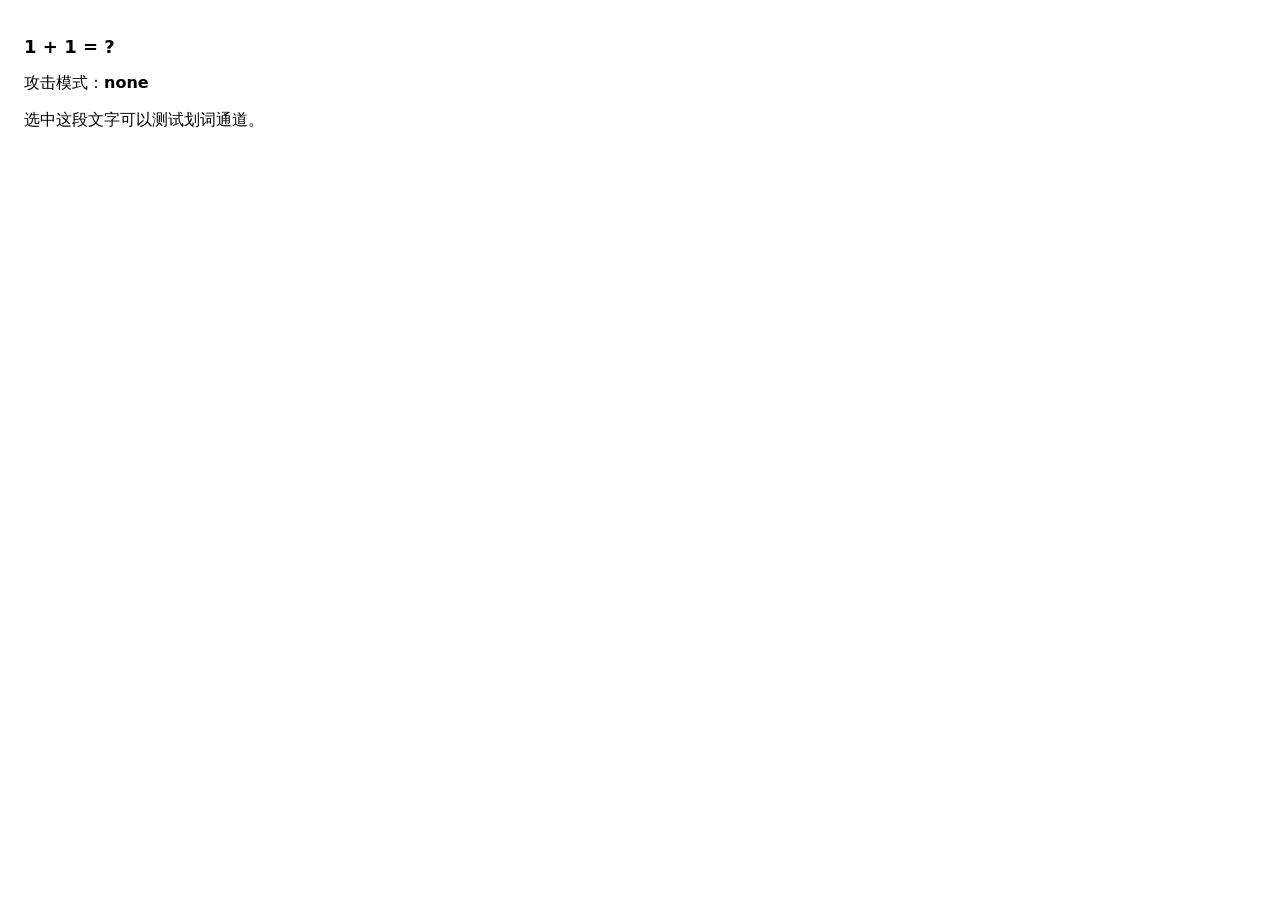
<file: _testpage/attacks.html>
<!doctype html>
<html lang="zh-CN">
<head>
<meta charset="utf-8" />
<title>QuizKing 攻击面测试页</title>
<style>
  body { font-family: system-ui, -apple-system, "Segoe UI", "Microsoft YaHei", sans-serif; margin: 0; padding: 24px; }
  h1 { font-size: 18px; }
  #cover { position: fixed; inset: 0; background: rgba(20, 40, 90, 0.35); z-index: 2147483647; display: none; }
</style>
</head>
<body>
  <h1 id="q">1 + 1 = ?</h1>
  <p>攻击模式：<b id="atk">none</b></p>
  <p id="text">选中这段文字可以测试划词通道。</p>
  <div id="cover"></div>
  <script>
    // 这个页面只做一件事：用各种真实站点会用的手法，去弄坏注入进来的扩展 UI。
    // 每个模式用 ?atk=xxx 打开，工具脚本会逐个跑。
    const atk = new URLSearchParams(location.search).get("atk") || "none";
    document.getElementById("atk").textContent = atk;
    const rootChildren = () => Array.from(document.documentElement.children);

    if (atk === "sweep") {
      // 反广告脚本的典型做法：任何刚插进 <html> 的未知节点，立刻删掉
      const kill = () => {
        for (const el of rootChildren()) {
          const tag = el.tagName;
          if (tag === "HEAD" || tag === "BODY") continue;
          el.remove();
        }
      };
      new MutationObserver(kill).observe(document.documentElement, { childList: true });
      setInterval(kill, 300);
    }

    if (atk === "wipeonce") {
      // 单次暴力清理：把宿主删掉一次，之后不再动手（用于确定性验证自愈）
      setTimeout(() => {
        for (const el of rootChildren()) {
          const tag = el.tagName;
          if (tag === "HEAD" || tag === "BODY") continue;
          el.remove();
        }
      }, 500);
    }

    if (atk === "sweepbody") {
      // 更狠的一档：连 <body> 里新增的节点也一起清（页面自己的弹层也会被清掉）
      const known = new Set(Array.from(document.body.children));
      const kill = () => {
        for (const el of Array.from(document.body.children)) {
          if (!known.has(el)) el.remove();
        }
      };
      new MutationObserver(kill).observe(document.body, { childList: true });
      setInterval(kill, 300);
    }

    if (atk === "css") {
      const st = document.createElement("style");
      st.textContent = [
        '#aqh-root, div[id^="aqh"], [id*="aqh"], [class*="aqh"] { display: none !important; visibility: hidden !important; }',
        '#aqh-root * { display: none !important; }',
        '.aqh-item, [data-act] { display: none !important; }',
        '* { user-select: none !important; }',
      ].join("\n");
      document.head.appendChild(st);
    }

    if (atk === "transformbody") {
      // body 上有 transform 会让 position:fixed 变成相对 body 定位，
      // 扩展应当检测到并回退到 <html>，而不是把气泡挂在一个会跟着滚动跑的位置
      document.body.style.transform = "translateZ(0)";
    }

    if (atk === "zfight") {
      const c = document.getElementById("cover");
      c.style.display = "block";
      // 反复把自己挪成最后一个子节点，抢 z-index 平局时的绘制顺序
      setInterval(() => document.documentElement.appendChild(c), 300);
    }

    if (atk === "blockclick") {
      // 在 window 捕获阶段吞掉所有点击/指针事件
      for (const t of ["click", "pointerdown", "mousedown", "mouseup"]) {
        window.addEventListener(t, (e) => { e.stopImmediatePropagation(); }, true);
      }
    }

    if (atk === "monkey") {
      // 页面世界里的猴子补丁：隔离世界理论上完全不受影响
      try {
        Element.prototype.appendChild = function () { throw new Error("blocked by page"); };
        Element.prototype.remove = function () { /* noop */ };
        Node.prototype.removeChild = function () { return null; };
        window.MutationObserver = function () { return { observe() {}, disconnect() {} }; };
        document.getSelection = () => null;
        window.getSelection = () => null;
      } catch (e) { /* ignore */ }
    }

    if (atk === "selectnone") {
      document.addEventListener("selectstart", (e) => e.preventDefault());
      document.body.style.userSelect = "none";
    }
  </script>
</body>
</html>
</file>
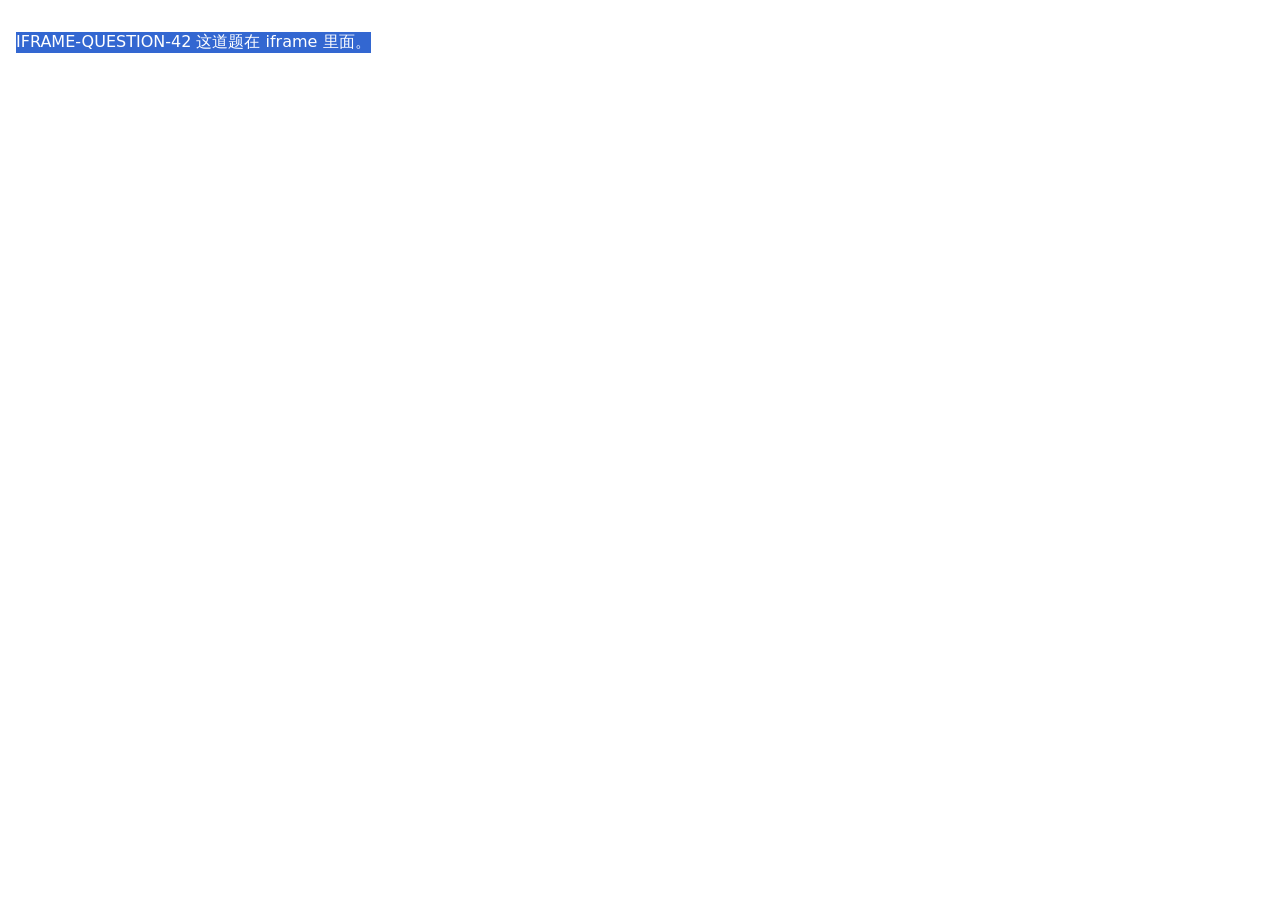
<file: _testpage/frame-inner.html>
<!doctype html>
<html lang="zh-CN">
<head><meta charset="utf-8" /><title>iframe 内容</title></head>
<body style="font-family: system-ui; padding: 8px">
  <p id="text">IFRAME-QUESTION-42 这道题在 iframe 里面。</p>
  <script>
    // 模拟“题目在 iframe 里被选中”，顶层文档读不到它
    window.addEventListener("load", () => {
      const range = document.createRange();
      range.selectNodeContents(document.getElementById("text"));
      const sel = window.getSelection();
      sel.removeAllRanges();
      sel.addRange(range);
    });
  </script>
</body>
</html>
</file>
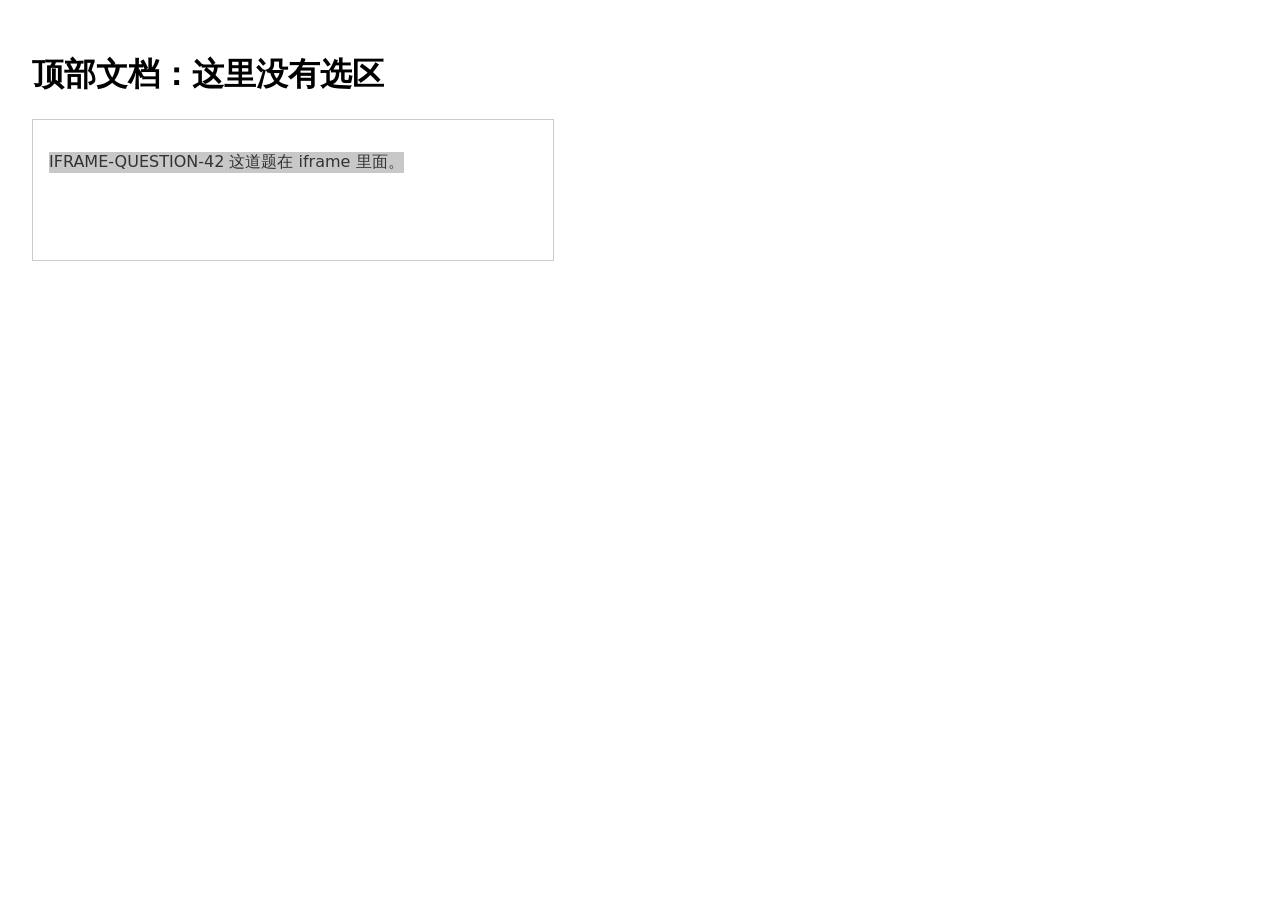
<file: _testpage/frame.html>
<!doctype html>
<html lang="zh-CN">
<head><meta charset="utf-8" /><title>iframe 场景测试页</title></head>
<body style="font-family: system-ui; padding: 24px">
  <h1>顶部文档：这里没有选区</h1>
  <iframe src="frame-inner.html" style="width: 520px; height: 140px; border: 1px solid #ccc"></iframe>
</body>
</html>
</file>
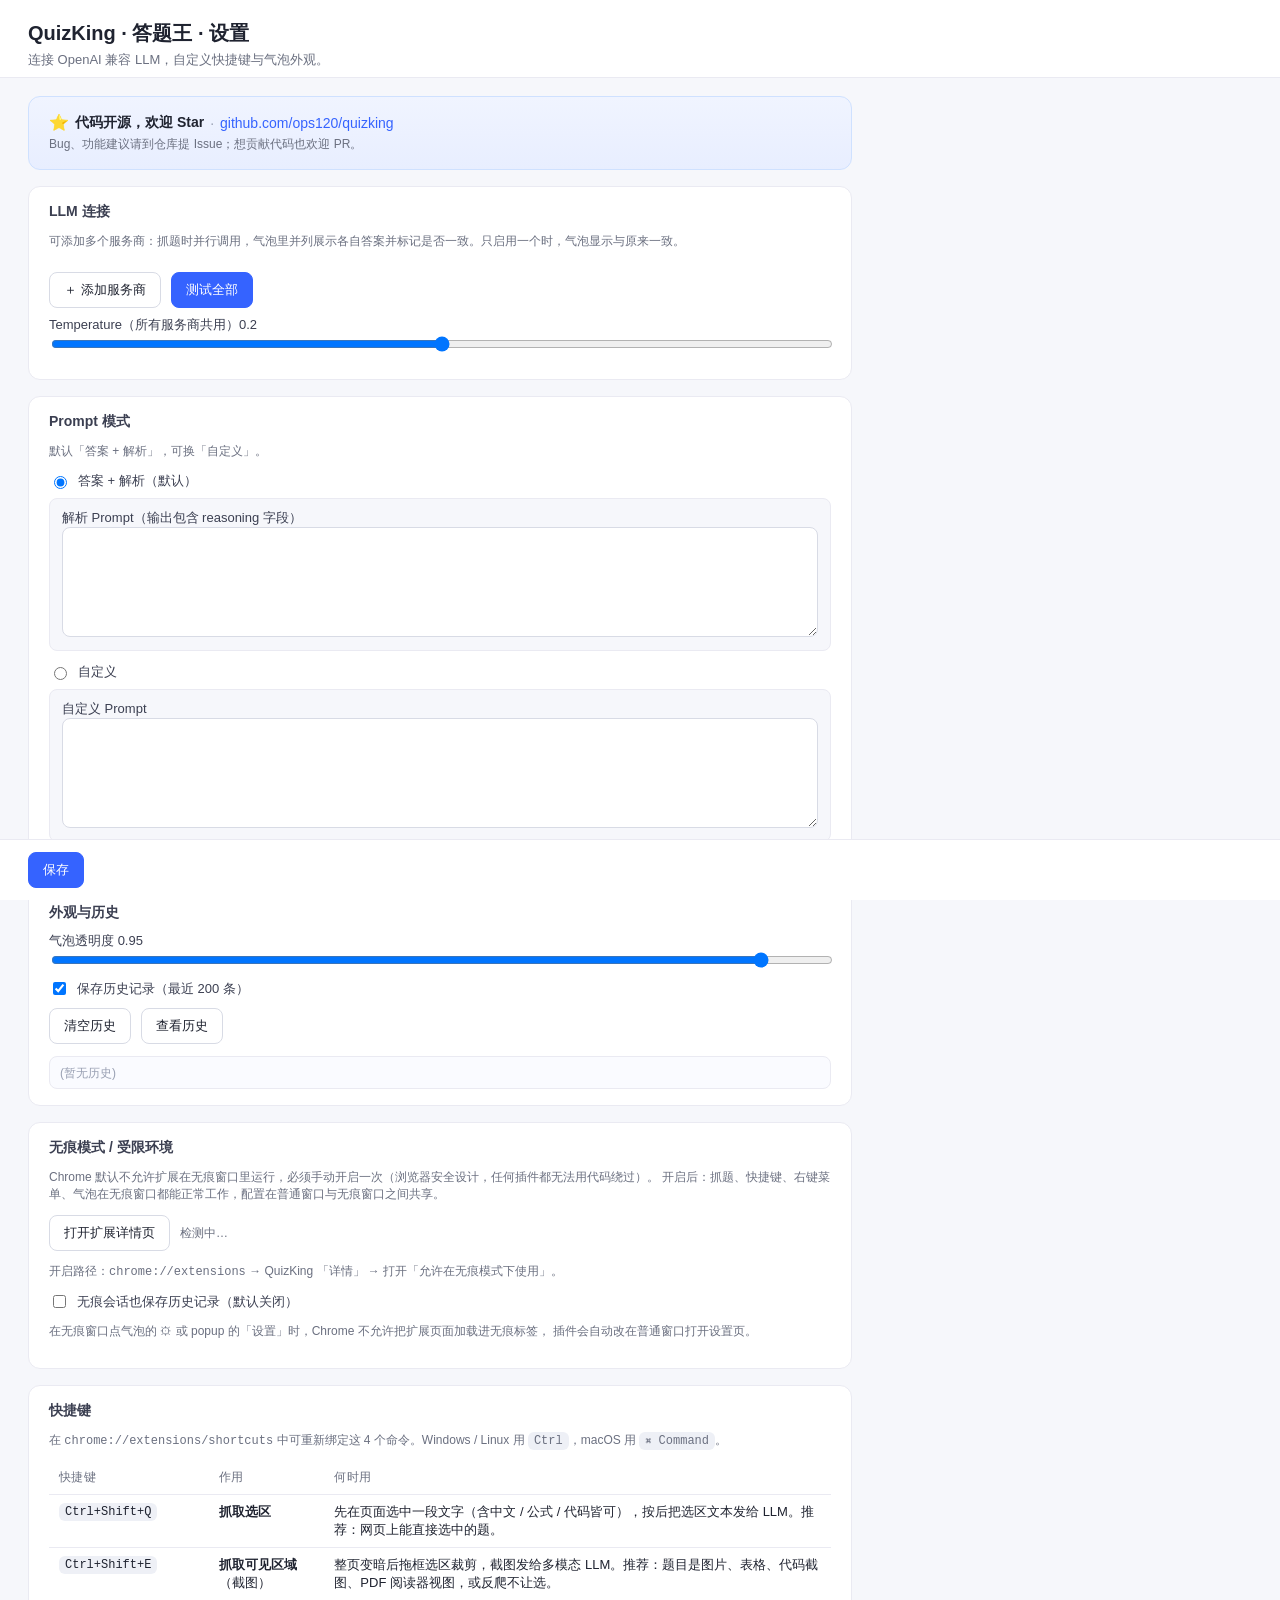
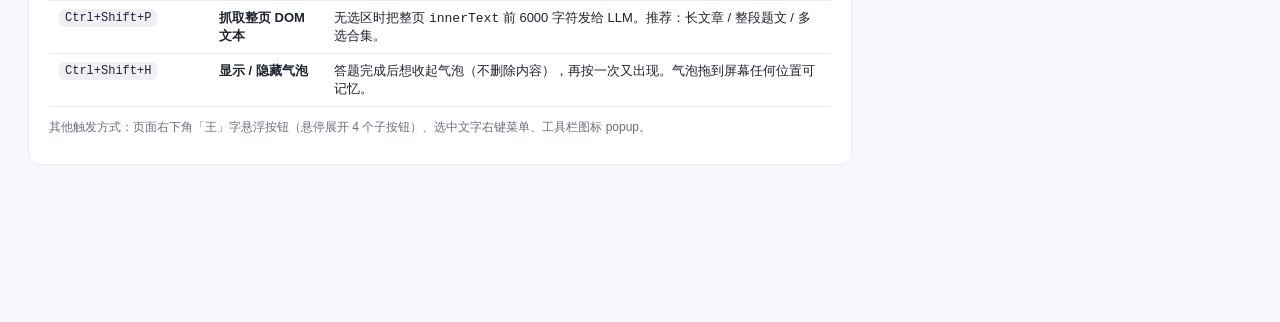
<file: src/options.html>
<!doctype html>
<html lang="zh-CN">
<head>
<meta charset="utf-8" />
<title>QuizKing · 答题王 设置</title>
<link rel="stylesheet" href="options.css" />
</head>
<body>
<header>
  <h1>QuizKing · 答题王 · 设置</h1>
  <div class="sub">连接 OpenAI 兼容 LLM，自定义快捷键与气泡外观。</div>
</header>
<main>
  <section class="about-hero">
    <p class="about-line">
      <span class="about-star">⭐</span>
      <b>代码开源，欢迎 Star</b>
      <span class="about-sep">·</span>
      <a class="gh-link" href="https://github.com/ops120/quizking" target="_blank" rel="noopener noreferrer">
        github.com/ops120/quizking
      </a>
    </p>
    <p class="muted about-sub">Bug、功能建议请到仓库提 Issue；想贡献代码也欢迎 PR。</p>
  </section>

  <section>
    <h2>LLM 连接</h2>
    <p class="muted">可添加多个服务商：抓题时并行调用，气泡里并列展示各自答案并标记是否一致。只启用一个时，气泡显示与原来一致。</p>
    <div id="providers" class="providers"></div>
    <div class="row">
      <button id="addProvider" type="button">＋ 添加服务商</button>
      <button id="testBtn" class="primary" type="button">测试全部</button>
      <span id="testRes" class="muted"></span>
    </div>
    <label>Temperature（所有服务商共用）<span id="tempV">0.2</span>
      <input id="temperature" type="range" min="0" max="2" step="0.1" />
    </label>
  </section>

  <section>
    <h2>Prompt 模式</h2>
    <p class="muted">默认「答案 + 解析」，可换「自定义」。</p>
    <label class="chk">
      <input type="radio" name="promptMode" value="reason" checked />
      答案 + 解析（默认）
    </label>
    <div id="reasoningBox" class="promptBox">
      <label class="inner">解析 Prompt（输出包含 reasoning 字段）
        <textarea id="reasoningPrompt" rows="6"></textarea>
      </label>
    </div>
    <label class="chk">
      <input type="radio" name="promptMode" value="custom" />
      自定义
    </label>
    <div id="customBox" class="promptBox">
      <label class="inner">自定义 Prompt
        <textarea id="systemPrompt" rows="6"></textarea>
      </label>
    </div>
  </section>

  <section>
    <h2>外观与历史</h2>
    <label>气泡透明度 <span id="opaV">0.95</span>
      <input id="bubbleOpacity" type="range" min="0.4" max="1" step="0.05" value="0.95" />
    </label>
    <label class="chk">
      <input id="saveHistory" type="checkbox" checked />
      保存历史记录（最近 200 条）
    </label>
    <div class="row">
      <button id="clearHistory">清空历史</button>
      <button id="viewHistory">查看历史</button>
    </div>
    <div id="historyBox" class="history"></div>
  </section>

  <section>
    <h2>无痕模式 / 受限环境</h2>
    <p class="muted">
      Chrome 默认不允许扩展在无痕窗口里运行，必须手动开启一次（浏览器安全设计，任何插件都无法用代码绕过）。
      开启后：抓题、快捷键、右键菜单、气泡在无痕窗口都能正常工作，配置在普通窗口与无痕窗口之间共享。
    </p>
    <div class="row">
      <button id="incogOpen" type="button">打开扩展详情页</button>
      <span id="incogState" class="muted">检测中…</span>
    </div>
    <p class="muted">
      开启路径：<code>chrome://extensions</code> → QuizKing 「详情」 → 打开「允许在无痕模式下使用」。
    </p>
    <label class="chk">
      <input id="saveHistoryIncognito" type="checkbox" />
      无痕会话也保存历史记录（默认关闭）
    </label>
    <p class="muted">
      在无痕窗口点气泡的 ⚙ 或 popup 的「设置」时，Chrome 不允许把扩展页面加载进无痕标签，
      插件会自动改在普通窗口打开设置页。
    </p>
  </section>

  <section>
    <h2>快捷键</h2>
    <p class="muted">在 <code>chrome://extensions/shortcuts</code> 中可重新绑定这 4 个命令。Windows / Linux 用 <kbd>Ctrl</kbd>，macOS 用 <kbd>⌘ Command</kbd>。</p>
    <table class="kbd-table">
      <thead>
        <tr>
          <th>快捷键</th>
          <th>作用</th>
          <th>何时用</th>
        </tr>
      </thead>
      <tbody>
        <tr>
          <td><kbd>Ctrl+Shift+Q</kbd></td>
          <td><b>抓取选区</b></td>
          <td>先在页面选中一段文字（含中文 / 公式 / 代码皆可），按后把选区文本发给 LLM。推荐：网页上能直接选中的题。</td>
        </tr>
        <tr>
          <td><kbd>Ctrl+Shift+E</kbd></td>
          <td><b>抓取可见区域</b>（截图）</td>
          <td>整页变暗后拖框选区裁剪，截图发给多模态 LLM。推荐：题目是图片、表格、代码截图、PDF 阅读器视图，或反爬不让选。</td>
        </tr>
        <tr>
          <td><kbd>Ctrl+Shift+P</kbd></td>
          <td><b>抓取整页 DOM 文本</b></td>
          <td>无选区时把整页 <code>innerText</code> 前 6000 字符发给 LLM。推荐：长文章 / 整段题文 / 多选合集。</td>
        </tr>
        <tr>
          <td><kbd>Ctrl+Shift+H</kbd></td>
          <td><b>显示 / 隐藏气泡</b></td>
          <td>答题完成后想收起气泡（不删除内容），再按一次又出现。气泡拖到屏幕任何位置可记忆。</td>
        </tr>
      </tbody>
    </table>
    <p class="muted">其他触发方式：页面右下角「王」字悬浮按钮（悬停展开 4 个子按钮）、选中文字右键菜单、工具栏图标 popup。</p>
  </section>
</main>

<footer>
  <button id="saveBtn" class="primary">保存</button>
  <span id="saveRes" class="muted"></span>
</footer>
<script src="options.js"></script>
</body>
</html>
</file>
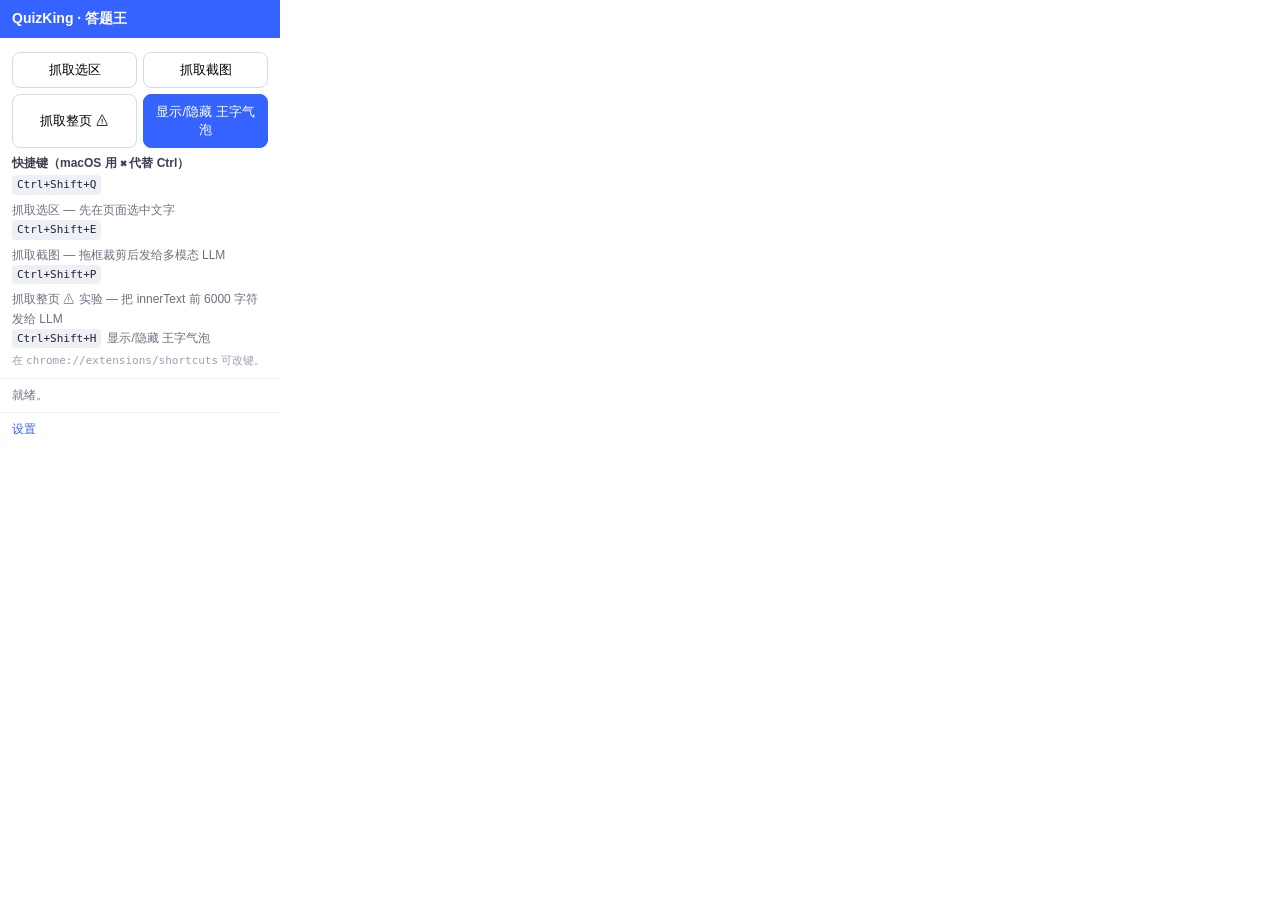
<file: src/popup.html>
<!doctype html>
<html lang="zh-CN">
<head>
<meta charset="utf-8" />
<title>QuizKing · 答题王</title>
<style>
  body { width: 280px; margin: 0; font-family: -apple-system, BlinkMacSystemFont, "Segoe UI", "PingFang SC", "Microsoft YaHei", sans-serif; color: #1f2330; }
  h1 { font-size: 14px; padding: 10px 12px; margin: 0; background: #3563ff; color: #fff; }
  .section { padding: 8px 12px; border-bottom: 1px solid #eee; }
  .row { display: flex; flex-wrap: wrap; gap: 6px; margin: 6px 0; }
  button {
    flex: 1 1 calc(50% - 8px); appearance: none; border: 1px solid #d8dbe5; background: #fff; padding: 8px 10px; border-radius: 8px; cursor: pointer; font-size: 13px;
  }
  button.primary { background: #3563ff; border-color: #3563ff; color: #fff; }
  .muted { color: #6b7080; font-size: 12px; }
  .footer { padding: 8px 12px; display: flex; justify-content: space-between; align-items: center; }
  a { color: #3563ff; cursor: pointer; font-size: 12px; }
  .hint { margin-top: 6px; line-height: 1.6; }
  .hint-title { font-weight: 600; color: #3b3f51; margin-bottom: 2px; }
  .hint-row { display: flex; gap: 6px; align-items: baseline; flex-wrap: wrap; }
  .hint-row kbd { background: #eef0f6; padding: 1px 5px; border-radius: 4px; font-family: ui-monospace, monospace; font-size: 11px; color: #1f2330; }
  .hint-tip { margin-top: 4px; color: #99a0b3; font-size: 11px; }

</style>
</head>
<body>
  <h1>QuizKing · 答题王</h1>
  <div class="section">
    <div class="row">
      <button data-k="selection">抓取选区</button>
      <button data-k="visible">抓取截图</button>
      <button data-k="page">抓取整页 ⚠</button>
      <button data-k="show-fab" class="primary">显示/隐藏 王字气泡</button>
    </div>
    <div class="muted hint">
      <div class="hint-title">快捷键（macOS 用 ⌘ 代替 Ctrl）</div>
      <div class="hint-row"><kbd>Ctrl+Shift+Q</kbd> 抓取选区 — 先在页面选中文字</div>
      <div class="hint-row"><kbd>Ctrl+Shift+E</kbd> 抓取截图 — 拖框裁剪后发给多模态 LLM</div>
      <div class="hint-row"><kbd>Ctrl+Shift+P</kbd> 抓取整页 ⚠ 实验 — 把 innerText 前 6000 字符发给 LLM</div>
      <div class="hint-row"><kbd>Ctrl+Shift+H</kbd> 显示/隐藏 王字气泡</div>
      <div class="hint-tip">在 <code>chrome://extensions/shortcuts</code> 可改键。</div>
    </div>
  </div>
  <div class="section">
    <div class="muted" id="status">就绪。</div>
  </div>
  <div class="section" id="incogBox" style="display:none">
    <div class="muted" id="incogText"></div>
    <div class="row" style="margin-top:6px">
      <button id="incogEnable" type="button">开启无痕权限</button>
    </div>
  </div>
  <div class="footer">
    <a id="opts">设置</a>
    <span class="muted" id="keyState"></span>
  </div>
  <script src="popup.js"></script>
</body>
</html>
</file>
<file: src/options.css>
* { box-sizing: border-box; }
body {
  margin: 0;
  font-family: -apple-system, BlinkMacSystemFont, "Segoe UI", "PingFang SC", "Microsoft YaHei", Roboto, sans-serif;
  background: #f6f7fb;
  color: #1f2330;
}
header {
  padding: 20px 28px 8px;
  background: #fff;
  border-bottom: 1px solid #eaeaf2;
}
h1 { font-size: 20px; margin: 0; }
.sub { color: #6b7080; font-size: 13px; margin-top: 4px; }
main { padding: 18px 28px 80px; max-width: 880px; }
.promptBox { background: #f6f7fb; border: 1px solid #eaeaf2; border-radius: 8px; padding: 10px 12px; margin: 6px 0 12px; }
.promptBox label.inner { margin: 0; }
section {
  background: #fff;
  border: 1px solid #eaeaf2;
  border-radius: 12px;
  padding: 16px 20px;
  margin-bottom: 16px;
}
section h2 { font-size: 14px; margin: 0 0 10px; color: #3b3f51; }
label { display: block; font-size: 13px; color: #3b3f51; margin: 8px 0; }
label input[type=text], label input[type=password], label textarea {
  width: 100%;
  padding: 8px 10px;
  border: 1px solid #d8dbe5;
  border-radius: 8px;
  font: inherit;
  outline: none;
  background: #fff;
}
label textarea { resize: vertical; min-height: 110px; font-family: ui-monospace, SFMono-Regular, Menlo, Consolas, monospace; font-size: 12.5px; }
label input[type=text]:focus, label input[type=password]:focus, label textarea:focus { border-color: #3563ff; }
input[type=range] { width: 100%; }
.chk { display: flex; align-items: center; gap: 8px; font-size: 13px; }
button {
  appearance: none;
  border: 1px solid #d8dbe5;
  background: #fff;
  color: #1f2330;
  padding: 8px 14px;
  border-radius: 8px;
  cursor: pointer;
  font-size: 13px;
}
button:hover { border-color: #3563ff; color: #3563ff; }
button.primary { background: #3563ff; color: #fff; border-color: #3563ff; }
button.primary:hover { background: #2a4edb; color: #fff; }
.row { display: flex; align-items: center; gap: 10px; margin-top: 10px; }
.muted { color: #6b7080; font-size: 12px; }
.incog-ok { color: #1a7f42; }
.incog-bad { color: #b3261e; }

/* Provider cards (multi-API) */
.providers { display: flex; flex-direction: column; gap: 12px; margin: 10px 0 4px; }
.provider-empty { margin: 4px 0; }
.provider {
  border: 1px solid #eaeaf2;
  border-radius: 10px;
  padding: 10px 14px 12px;
  background: #fafbff;
}
.provider-head {
  display: flex;
  align-items: center;
  gap: 10px;
  margin-bottom: 4px;
}
.provider-head .chk { flex: 0 0 auto; margin: 0; }
.provider-head .p-label {
  flex: 1;
  padding: 6px 10px;
  border: 1px solid #d8dbe5;
  border-radius: 8px;
  font: inherit;
  font-weight: 500;
  background: #fff;
  outline: none;
}
.provider-head .p-label:focus { border-color: #3563ff; }
.provider-head .p-del {
  flex: 0 0 auto;
  padding: 6px 10px;
  color: #b3261e;
  border-color: #f0d5d2;
}
.provider-head .p-del:hover { border-color: #b3261e; color: #b3261e; background: #fdf4f3; }
.provider .row { margin-top: 8px; }
.provider .p-status.ok { color: #1a7f42; }
footer #saveRes.aqh-dirty { color: #b3261e; font-weight: 500; }
.kbd { padding-left: 18px; }
kbd { background: #eef0f6; padding: 2px 6px; border-radius: 6px; font-family: ui-monospace, monospace; font-size: 12px; }
.kbd-table { width: 100%; border-collapse: collapse; font-size: 13px; }
.kbd-table th, .kbd-table td { text-align: left; padding: 8px 10px; border-bottom: 1px solid #eaeaf2; vertical-align: top; }
.kbd-table th { color: #6b7080; font-weight: 500; font-size: 12px; text-transform: uppercase; letter-spacing: 0.04em; }
.kbd-table td:first-child { white-space: nowrap; width: 160px; }
.history {
  margin-top: 12px;
  max-height: 280px;
  overflow: auto;
  border: 1px solid #eaeaf2;
  border-radius: 8px;
  padding: 6px 10px;
  background: #fafbff;
}
.history:empty::before { content: "(暂无历史)"; color: #99a0b3; font-size: 12px; }
.history .item { padding: 6px 0; border-bottom: 1px dashed #eaeaf2; font-size: 12.5px; }
.history .item:last-child { border-bottom: 0; }
section.about-hero {
  background: linear-gradient(180deg, #f0f4ff 0%, #e8eeff 100%);
  border-color: #cfe1ff;
}
section.about-hero .about-line {
  margin: 0;
  display: flex;
  align-items: center;
  gap: 6px;
  flex-wrap: wrap;
  font-size: 14px;
  color: #1f2330;
}
section.about-hero .about-star { font-size: 16px; }
section.about-hero .about-sep { color: #99a0b3; }
section.about-hero .about-sub { margin: 4px 0 0; }
section.about-hero .gh-link {
  color: #3563ff;
  text-decoration: none;
  font-weight: 500;
}
section.about-hero .gh-link:hover { text-decoration: underline; }
footer {
  position: sticky;
  bottom: 0;
  background: #fff;
  border-top: 1px solid #eaeaf2;
  padding: 12px 28px;
  display: flex;
  gap: 12px;
  align-items: center;
}
</file>
